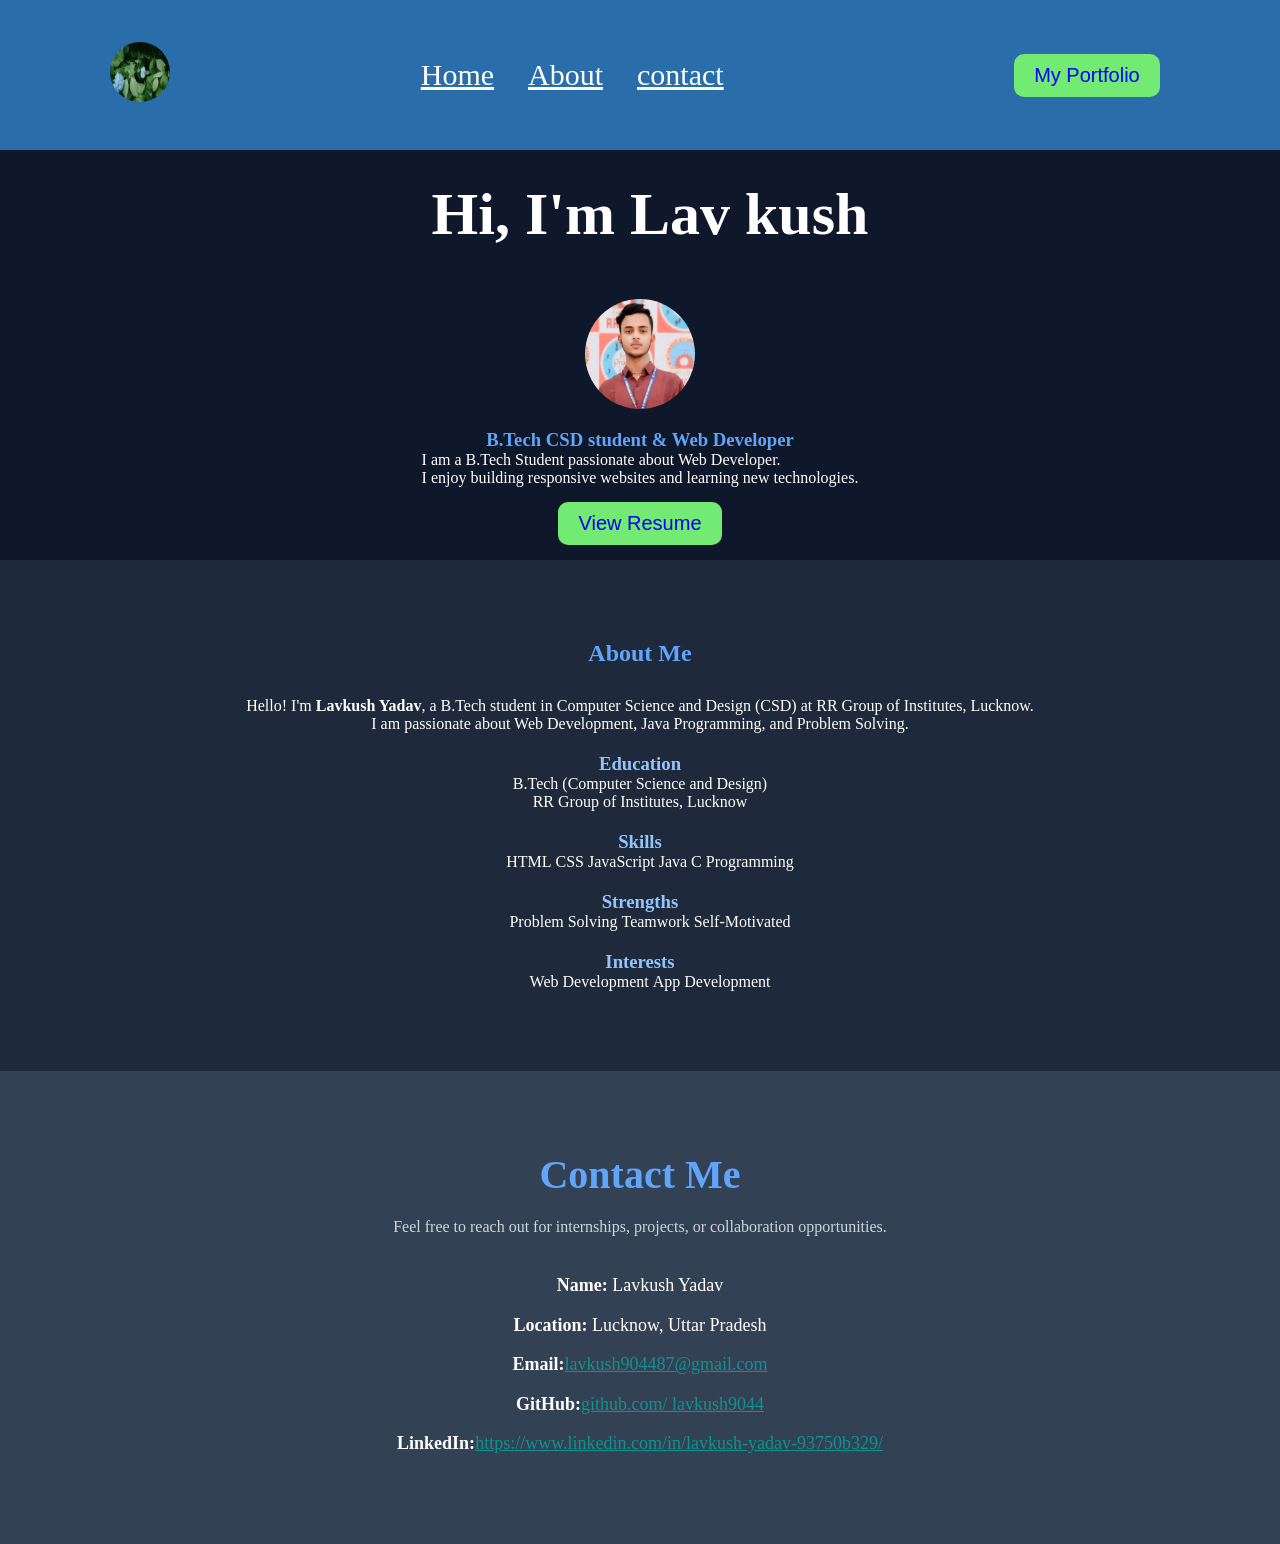
<file: portfolio/index.html>
<!DOCTYPE html>
<html lang="en">

<head>
    <meta charset="UTF-8">
    <meta name="viewport" content="width=device-width, initial-scale=1.0">
    <title>PortFolio</title>
    <style>
        * {
            margin: 0;
            padding: 0;
            box-sizing: border-box;
        }
        
        .parent {
            background-color: rgb(41, 110, 170);
            height: 150px;
            width: 100%;
            display: flex;
            flex-direction: row;
            justify-content: space-around;
            align-items: center;
            gap: 30px;
        }
        
        .logo {
            color: greenyellow;
            font-size: 30px;
            font-weight: 900px;
        }
        
        li {
            display: inline-block;
        }
        
        li a {
            color: white;
            font-size: 30px;
            margin-right: 30px;
        }
        
        li a:hover {
            color: aqua;
        }
        
        button {
            background-color: rgb(115, 234, 115);
            color: blue;
            border: 2px solid black;
            border-radius: 5px;
            font-size: 20px;
            padding: 2px;
        }
        
        button:hover {
            background-color: red;
            color: aqua;
        }
        
        .img {
            height: 60px;
            width: 60px;
            border-radius: 50%;
        }
        
        .img2 {
            height: 150px;
            width: 150px;
            border-radius: 50%;
            padding: 20px;
        }
        
        .home-content {
            height: 150vh;
            background-color: #0F172A;
        }
        
        .home {
            /* height: 100vh;
            background-color: #0F172A; */
            display: flex;
            flex-direction: column;
            align-items: center;
            justify-content: space-between;
        }
        
        button {
            padding: 10px 20px;
            margin: 15px 10px;
            border: none;
            border-radius: 10px;
            cursor: pointer;
        }
        
        @media(max-width:768px) {
            .box {
                background-color: red;
            }
        }
        
        h1 {
            color: white;
            margin-left: 20px;
            font-size: 60px;
            margin-bottom: 30px;
            margin-top: 30px;
        }
        
        h3 {
            color: #60A5FA;
        }
        
        p {
            color: white;
        }
        
        .about {
            height: 100vh;
            background-color: #334155;
        }
        
        #about {
            text-align: center;
            padding: 80px 100px;
            background-color: #1E293B;
            color: white;
        }
        
        #about h2 {
            color: #60A5FA;
            text-align: center;
            margin-bottom: 30px;
        }
        
        #about h3 {
            color: #93C5FD;
            margin-top: 20px;
        }
        
        #about ul {
            margin-left: 20px;
        }
        
        #contact {
            background-color: #334155;
            color: white;
            padding: 80px 100px;
        }
        
        .contact-container {
            max-width: 800px;
            margin: auto;
            text-align: center;
        }
        
        #contact h2 {
            color: #60A5FA;
            font-size: 40px;
            margin-bottom: 20px;
        }
        
        .contact-text {
            color: #D1D5DB;
            margin-bottom: 30px;
        }
        
        .contact-details {
            line-height: 2.2;
            font-size: 18px;
        }
        
        button a {
            text-decoration: none;
        }
        
        .link {
            color: rgb(15, 147, 142);
        }
    </style>
</head>

<body>
    <header class="parent">
        <a href="#" class="logo"><img src="img.jpg" alt="logo" class="img"></a>
        <ul>
            <li> <a href="#1"> Home</a> </li>
            <li> <a href="#about"> About</a> </li>
            <li> <a href="#contact"> contact</a> </li>
        </ul>
        <button>My Portfolio</button>
    </header>
    <section class="home-content" id="1">


        <div class="home">
            <h1>Hi, I'm Lav kush</h1>
            <img src="lav.png" alt="photo" class="img2">

            <h3>B.Tech CSD student & Web Developer</h3>
            <p>I am a B.Tech Student passionate about Web Developer.<br> I enjoy building responsive websites and learning new technologies.
            </p>
            <button><a href="../resume/index.html" target="_blank">View Resume</a></button>
            <!-- <button>Hire Me</button> -->
        </div>

        <section id="about">

            <h2>About Me</h2>

            <p>
                Hello! I'm <strong>Lavkush Yadav</strong>, a B.Tech student in Computer Science and Design (CSD) at RR Group of Institutes, Lucknow.<br> I am passionate about Web Development, Java Programming, and Problem Solving.
            </p>

            <h3>Education</h3>
            <p>
                B.Tech (Computer Science and Design)<br> RR Group of Institutes, Lucknow<br>
            </p>

            <h3>Skills</h3>
            <ul>
                <li>HTML</li>
                <li>CSS</li>
                <li>JavaScript</li>
                <li>Java</li>
                <li>C Programming</li>

            </ul>

            <h3>Strengths</h3>
            <ul>
                <li>Problem Solving</li>

                <li>Teamwork</li>
                <li>Self-Motivated</li>
            </ul>

            <h3>Interests</h3>
            <ul>
                <li>Web Development</li>
                <li>App Development</li>

            </ul>

        </section>
        <section id="contact">
            <div class="contact-container">

                <h2>Contact Me</h2>

                <p class="contact-text">
                    Feel free to reach out for internships, projects, or collaboration opportunities.
                </p>

                <div class="contact-details">
                    <p><strong>Name:</strong> Lavkush Yadav</p>
                    <p><strong>Location:</strong> Lucknow, Uttar Pradesh</p>
                    <p><strong>Email:</strong><a href="" class="link">lavkush904487@gmail.com</a> </p>
                    <p><strong>GitHub:</strong><a href="" class="link">github.com/ lavkush9044</a></p>
                    <p><strong>LinkedIn:</strong><a href="" class="link">https://www.linkedin.com/in/lavkush-yadav-93750b329/ </a></p>
                </div>

            </div>
        </section>

</body>

</html>
</file>
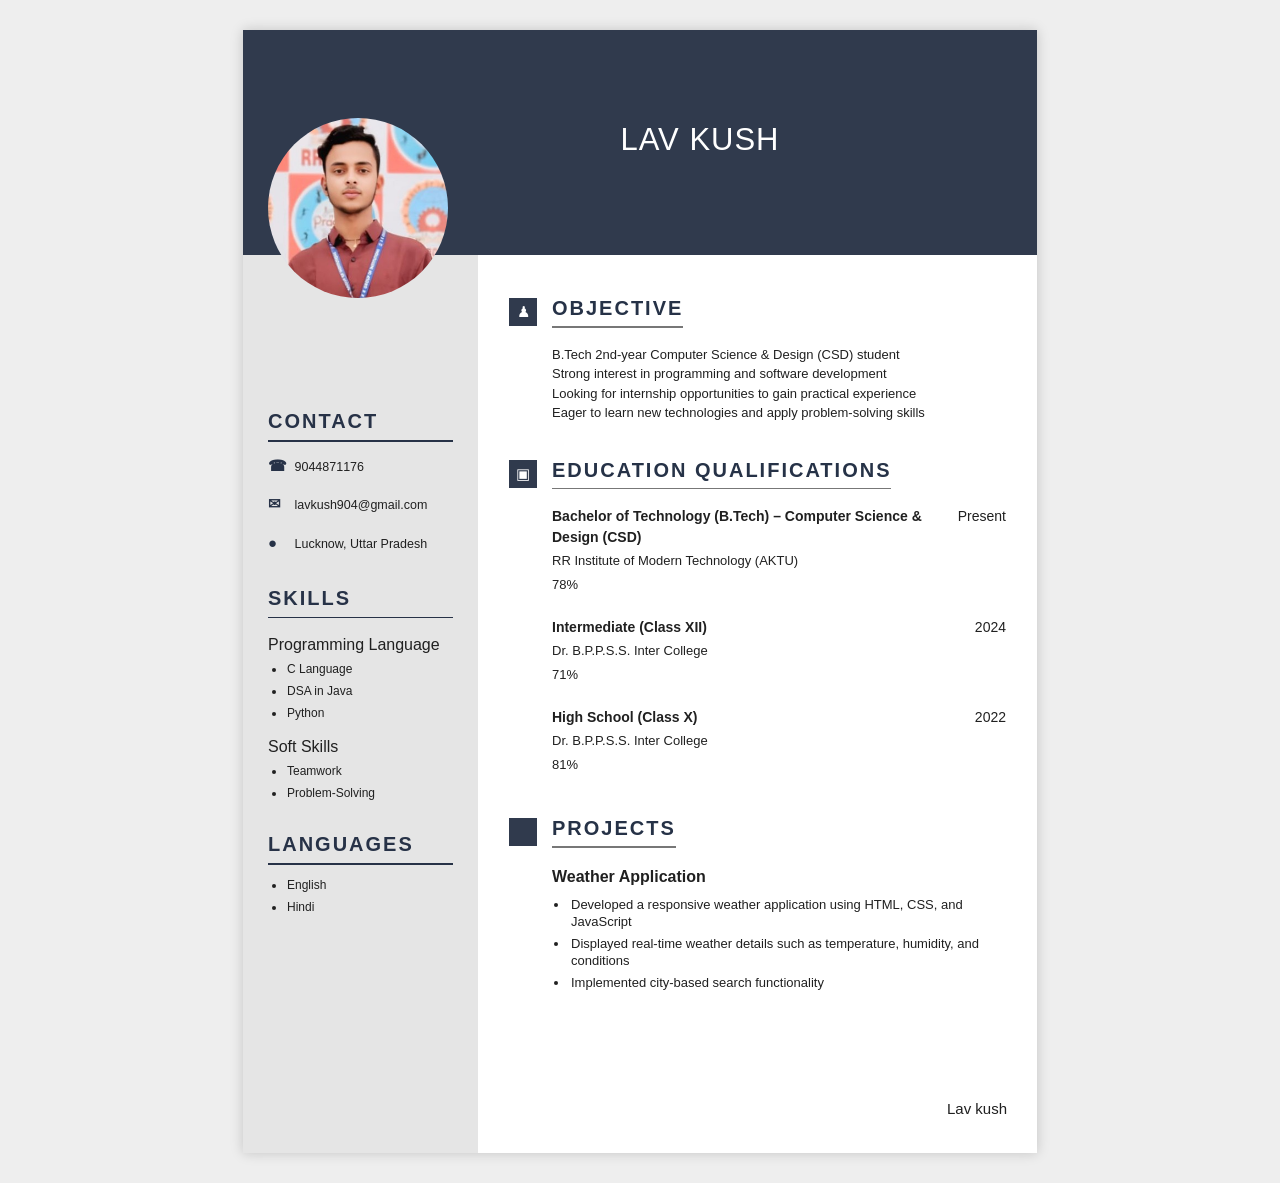
<file: resume/index.html>
<!DOCTYPE html>
<html lang="en">

<head>
    <meta charset="UTF-8">
    <meta name="viewport" content="width=device-width, initial-scale=1.0">
    <title>Lav Kush - Resume</title>

    <!-- CSS File -->
    <link rel="stylesheet" href="style.css">
</head>

<body>

    <div class="resume">

        <!-- Header -->
        <header class="top-header">
            <h1>LAV KUSH</h1>
        </header>

        <!-- Left Sidebar -->
        <aside class="sidebar">

            <!-- Profile Photo -->
            <div class="photo-box">
                <img src="lav.png" alt="Lav Kush">
            </div>

            <!-- Contact -->
            <section class="side-section">
                <h2>CONTACT</h2>
                <div class="line"></div>

                <p>
                    <span class="icon">☎</span> 9044871176
                </p>

                <p>
                    <span class="icon">✉</span> lavkush904@gmail.com
                </p>

                <p>
                    <span class="icon">●</span> Lucknow, Uttar Pradesh
                </p>
            </section>


            <!-- Skills -->
            <section class="side-section">

                <h2>SKILLS</h2>
                <div class="line"></div>

                <h3>Programming Language</h3>

                <ul>
                    <li>C Language</li>
                    <li>DSA in Java</li>
                    <li>Python</li>
                </ul>

                <h3>Soft Skills</h3>

                <ul>
                    <li>Teamwork</li>
                    <li>Problem-Solving</li>
                </ul>

            </section>


            <!-- Languages -->
            <section class="side-section languages">

                <h2>LANGUAGES</h2>
                <div class="line"></div>

                <ul>
                    <li>English</li>
                    <li>Hindi</li>
                </ul>

            </section>

        </aside>


        <!-- Main Content -->
        <main class="main-content">

            <!-- Objective -->
            <section class="main-section">

                <div class="section-heading">

                    <div class="heading-icon">
                        ♟
                    </div>

                    <div>
                        <h2>OBJECTIVE</h2>
                        <div class="main-line"></div>
                    </div>

                </div>


                <div class="section-body">

                    <p>
                        B.Tech 2nd-year Computer Science & Design (CSD) student
                    </p>

                    <p>
                        Strong interest in programming and software development
                    </p>

                    <p>
                        Looking for internship opportunities to gain practical experience
                    </p>

                    <p>
                        Eager to learn new technologies and apply problem-solving skills
                    </p>

                </div>

            </section>


            <!-- Education -->
            <section class="main-section education">

                <div class="section-heading">

                    <div class="heading-icon">
                        ▣
                    </div>

                    <div>
                        <h2>EDUCATION QUALIFICATIONS</h2>
                        <div class="main-line"></div>
                    </div>

                </div>


                <div class="section-body">

                    <!-- B.Tech -->
                    <div class="education-item">

                        <div class="education-title">

                            <strong>
                            Bachelor of Technology (B.Tech) – Computer Science & Design (CSD)
                        </strong>

                            <span>
                            Present
                        </span>

                        </div>

                        <div>
                            RR Institute of Modern Technology (AKTU)
                        </div>

                        <div class="education-bottom">
                            78%
                        </div>

                    </div>


                    <!-- Intermediate -->
                    <div class="education-item">

                        <div class="education-title">

                            <strong>
                            Intermediate (Class XII)
                        </strong>

                            <span>
                            2024
                        </span>

                        </div>

                        <div>
                            Dr. B.P.P.S.S. Inter College
                        </div>

                        <div class="education-bottom">
                            71%
                        </div>

                    </div>


                    <!-- High School -->
                    <div class="education-item">

                        <div class="education-title">

                            <strong>
                            High School (Class X)
                        </strong>

                            <span>
                            2022
                        </span>

                        </div>

                        <div>
                            Dr. B.P.P.S.S. Inter College
                        </div>

                        <div class="education-bottom">
                            81%
                        </div>

                    </div>

                </div>

            </section>


            <!-- Projects -->
            <section class="main-section projects">

                <div class="section-heading">

                    <div class="project-square"></div>

                    <div>
                        <h2>PROJECTS</h2>
                        <div class="main-line"></div>
                    </div>

                </div>


                <div class="section-body project-body">

                    <h3>Weather Application</h3>

                    <ul>

                        <li>
                            Developed a responsive weather application using HTML, CSS, and JavaScript
                        </li>

                        <li>
                            Displayed real-time weather details such as temperature, humidity, and conditions
                        </li>

                        <li>
                            Implemented city-based search functionality
                        </li>

                    </ul>

                </div>

            </section>


            <!-- Signature -->
            <div class="signature">
                Lav kush
            </div>

        </main>

    </div>

</body>

</html>
</file>
<file: resume/style.css>
* {
    margin: 0;
    padding: 0;
    box-sizing: border-box;
}

body {
    background: #eeeeee;
    font-family: Arial, Helvetica, sans-serif;
    color: #202020;
    padding: 30px;
}


/* =========================
   RESUME
========================= */

.resume {
    position: relative;
    width: 794px;
    min-height: 1123px;
    margin: auto;
    background: white;
    overflow: hidden;
    box-shadow: 0 0 12px rgba(0, 0, 0, 0.18);
}


/* =========================
   TOP HEADER
========================= */

.top-header {
    height: 225px;
    background: #303a4d;
    position: relative;
    border: 1px solid #303a4d;
}

.top-header h1 {
    color: white;
    text-align: center;
    font-size: 31px;
    font-weight: 400;
    letter-spacing: 1px;
    padding-top: 91px;
    margin-left: 120px;
}


/* =========================
   SIDEBAR
========================= */

.sidebar {
    position: absolute;
    top: 225px;
    left: 0;
    width: 235px;
    min-height: 898px;
    background: #e5e5e5;
    padding: 155px 25px 30px 25px;
}


/* =========================
   PROFILE PHOTO
========================= */

.photo-box {
    position: absolute;
    width: 180px;
    height: 180px;
    left: 25px;
    top: -137px;
    border-radius: 50%;
    overflow: hidden;
    background: #dddddd;
    z-index: 5;
}

.photo-box img {
    width: 100%;
    height: 100%;
    object-fit: cover;
    object-position: center;
    display: block;
}


/* =========================
   SIDEBAR SECTION
========================= */

.side-section {
    margin-bottom: 33px;
}

.side-section h2 {
    color: #273247;
    font-size: 20px;
    letter-spacing: 2px;
    font-weight: 700;
}

.line {
    height: 1.5px;
    background: #273247;
    width: 100%;
    margin: 7px 0 13px;
}

.side-section p {
    font-size: 12.5px;
    margin-bottom: 17px;
    line-height: 1.45;
    white-space: nowrap;
}

.icon {
    display: inline-block;
    width: 23px;
    color: #273247;
    font-weight: bold;
    font-size: 15px;
}


/* =========================
   SKILLS
========================= */

.side-section h3 {
    font-size: 16px;
    font-weight: 400;
    margin: 18px 0 8px;
}

.side-section ul {
    padding-left: 18px;
}

.side-section li {
    font-size: 12px;
    margin-bottom: 8px;
    padding-left: 1px;
}

.languages {
    margin-top: 15px;
}


/* =========================
   MAIN CONTENT
========================= */

.main-content {
    position: absolute;
    top: 225px;
    left: 235px;
    width: 559px;
    min-height: 898px;
    background: white;
    padding: 42px 31px 30px 31px;
}

.main-section {
    margin-bottom: 36px;
}


/* =========================
   SECTION HEADING
========================= */

.section-heading {
    display: flex;
    align-items: center;
    gap: 15px;
}

.section-heading h2 {
    color: #263247;
    font-size: 20px;
    letter-spacing: 2px;
    font-weight: 700;
    white-space: nowrap;
}

.heading-icon {
    width: 28px;
    height: 28px;
    background: #303a4d;
    color: white;
    display: flex;
    align-items: center;
    justify-content: center;
    font-size: 15px;
    flex-shrink: 0;
}

.project-square {
    width: 28px;
    height: 28px;
    background: #303a4d;
    flex-shrink: 0;
}

.main-line {
    width: 100%;
    height: 1.5px;
    background: #777;
    margin-top: 6px;
}


/* =========================
   SECTION BODY
========================= */

.section-body {
    margin-left: 43px;
    margin-top: 17px;
    font-size: 13px;
    line-height: 1.5;
}

.objective .section-body p {
    margin-bottom: 2px;
}


/* =========================
   EDUCATION
========================= */

.education {
    margin-top: 2px;
    margin-bottom: 43px;
}

.education-item {
    margin-bottom: 23px;
    font-size: 13px;
    line-height: 1.5;
}

.education-title {
    display: flex;
    justify-content: space-between;
    gap: 10px;
    margin-bottom: 3px;
    font-size: 14px;
}

.education-title strong {
    font-weight: 700;
}

.education-title span {
    font-weight: 400;
    white-space: nowrap;
    padding-left: 10px;
}

.education-bottom {
    margin-top: 4px;
}


/* =========================
   PROJECT
========================= */

.projects {
    margin-top: 2px;
}

.project-body h3 {
    font-size: 16px;
    margin-bottom: 7px;
}

.project-body ul {
    padding-left: 17px;
}

.project-body li {
    margin-bottom: 4px;
    padding-left: 2px;
    line-height: 1.35;
}


/* =========================
   SIGNATURE
========================= */

.signature {
    position: absolute;
    right: 30px;
    bottom: 36px;
    font-size: 15px;
    font-weight: 500;
}


/* =========================
   PRINT
========================= */

@media print {
    body {
        background: white;
        padding: 0;
    }
    .resume {
        width: 210mm;
        min-height: 297mm;
        box-shadow: none;
        margin: 0;
    }
}


/* =========================
   RESPONSIVE
========================= */

@media screen and (max-width: 850px) {
    body {
        padding: 10px;
        overflow-x: auto;
    }
    .resume {
        transform-origin: top left;
    }
}
</file>
